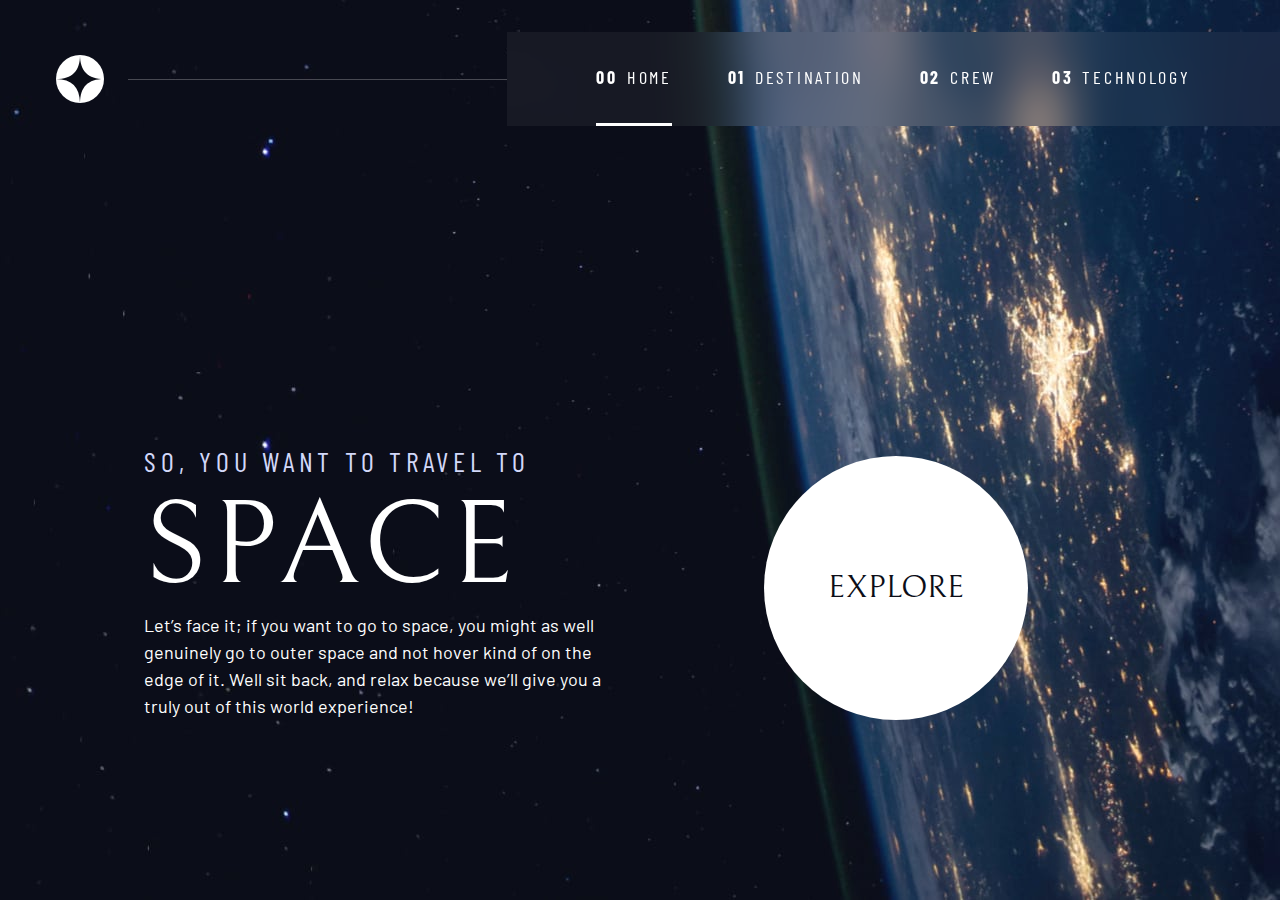
<file: index.html>
<!DOCTYPE html>
<html lang="en">
<head>
  <meta charset="UTF-8">
  <meta name="viewport" content="width=device-width, initial-scale=1.0">

  <link rel="icon" type="image/png" sizes="32x32" href="./assets/favicon-32x32.png">
  <!-- Google fonts -->
  <link rel="preconnect" href="https://fonts.googleapis.com">
  <link rel="preconnect" href="https://fonts.gstatic.com" crossorigin>
  <link href="https://fonts.googleapis.com/css2?family=Barlow+Condensed:wght@400;700&family=Bellefair&family=Barlow:wght@400;700&display=swap"
      rel="stylesheet">
      
  <!-- Our custom CSS -->
  <link rel="stylesheet" href="index.css">
  <title>Frontend Mentor | Space tourism website</title>
  <script src="navigation.js" defer></script>
</head>
<body class="home">
  <a class="skip-to-content" href="#main">Skip to content</a>
  <header class="primary-header flex">
    <div>
      <img src="./assets/shared/logo.svg" alt="space tourism logo" class="logo">
    </div>
    <button class="mobile-nav-toggle" aria-controls="primary-navigation"><span class="sr-only" aria-expanded="false">Menu</span></button>
    <nav>
        <ul id="primary-navigation" data-visible="false" class="primary-navigation underline-indicators flex">
            <li class="active"><a class="ff-sans-cond uppercase text-white letter-spacing-2" href="index.html"><span aria-hidden="true">00</span>Home</a>
            <li><a class="ff-sans-cond uppercase text-white letter-spacing-2" href="destination.html"><span aria-hidden="true">01</span>Destination</a>
            <li><a class="ff-sans-cond uppercase text-white letter-spacing-2" href="crew.html"><span aria-hidden="true">02</span>Crew</a>
            <li><a class="ff-sans-cond uppercase text-white letter-spacing-2" href="technology.html"><span aria-hidden="true">03</span>Technology</a>
        </ul>
    </nav>
  </header>
  
  <main id="main" class="grid-container grid-container--home">
    <div>
      <h1 class="text-accent fs-500 ff-sans-cond uppercase letter-spacing-1">So, you want to travel to
      <span class="d-block fs-900 ff-serif text-white">Space</span></h1>
      
      <p>Let’s face it; if you want to go to space, you might as well genuinely go to 
      outer space and not hover kind of on the edge of it. Well sit back, and relax 
      because we’ll give you a truly out of this world experience! </p>
    </div>
    <div>
      <a href="destination.html" class="large-button uppercase ff-serif text-dark bg-white">Explore</a>
    </div>
  </main>


</body>
</html>
</file>
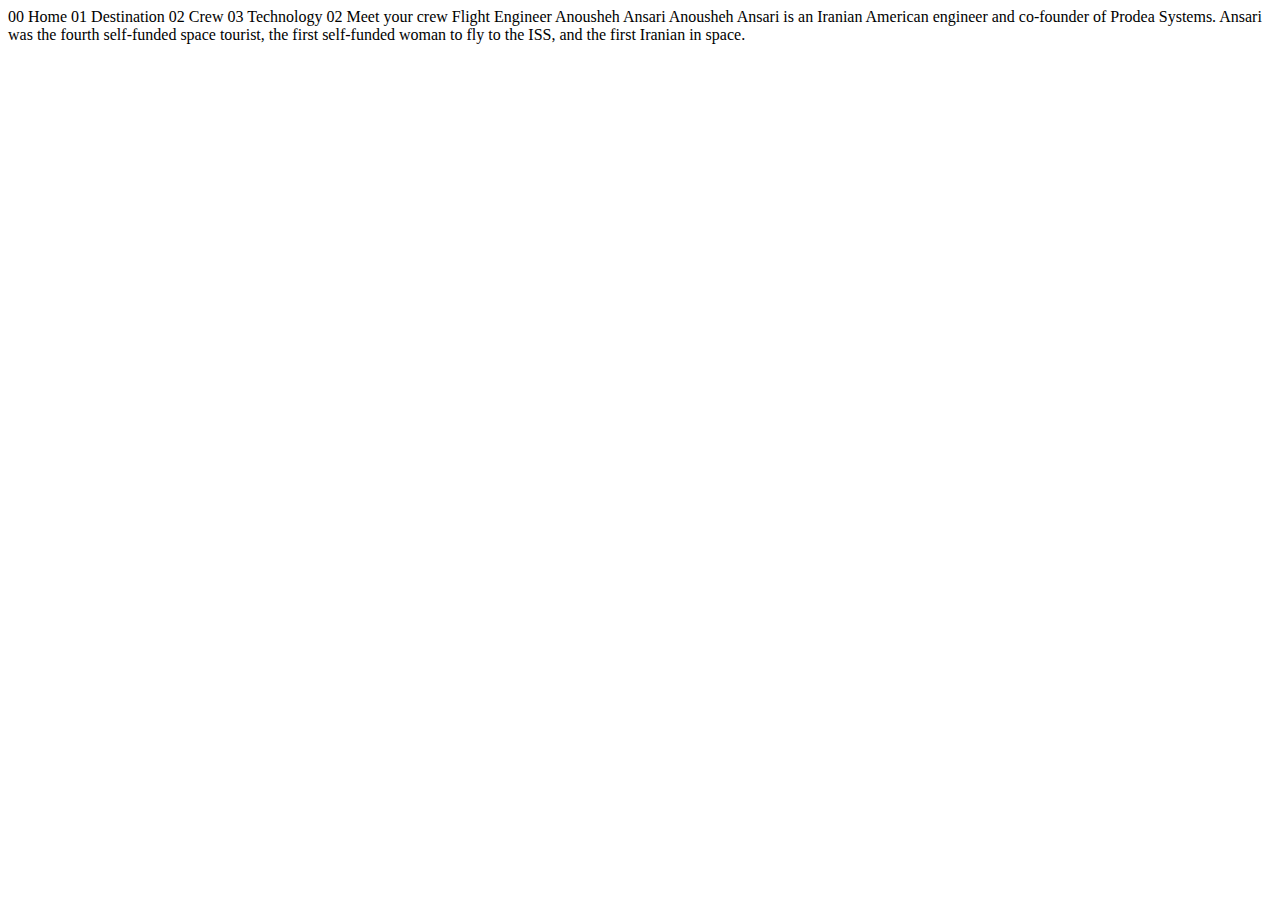
<file: crew-engineer.html>
<!DOCTYPE html>
<html lang="en">
<head>
  <meta charset="UTF-8">
  <meta name="viewport" content="width=device-width, initial-scale=1.0">

  <link rel="icon" type="image/png" sizes="32x32" href="./assets/favicon-32x32.png">
  
  <title>Frontend Mentor | Space tourism website</title>
</head>
<body>

  00 Home
  01 Destination
  02 Crew
  03 Technology

  02 Meet your crew

  Flight Engineer
  Anousheh Ansari

  Anousheh Ansari is an Iranian American engineer and co-founder of Prodea Systems. 
  Ansari was the fourth self-funded space tourist, the first self-funded woman to 
  fly to the ISS, and the first Iranian in space. 
</body>
</html>
</file>
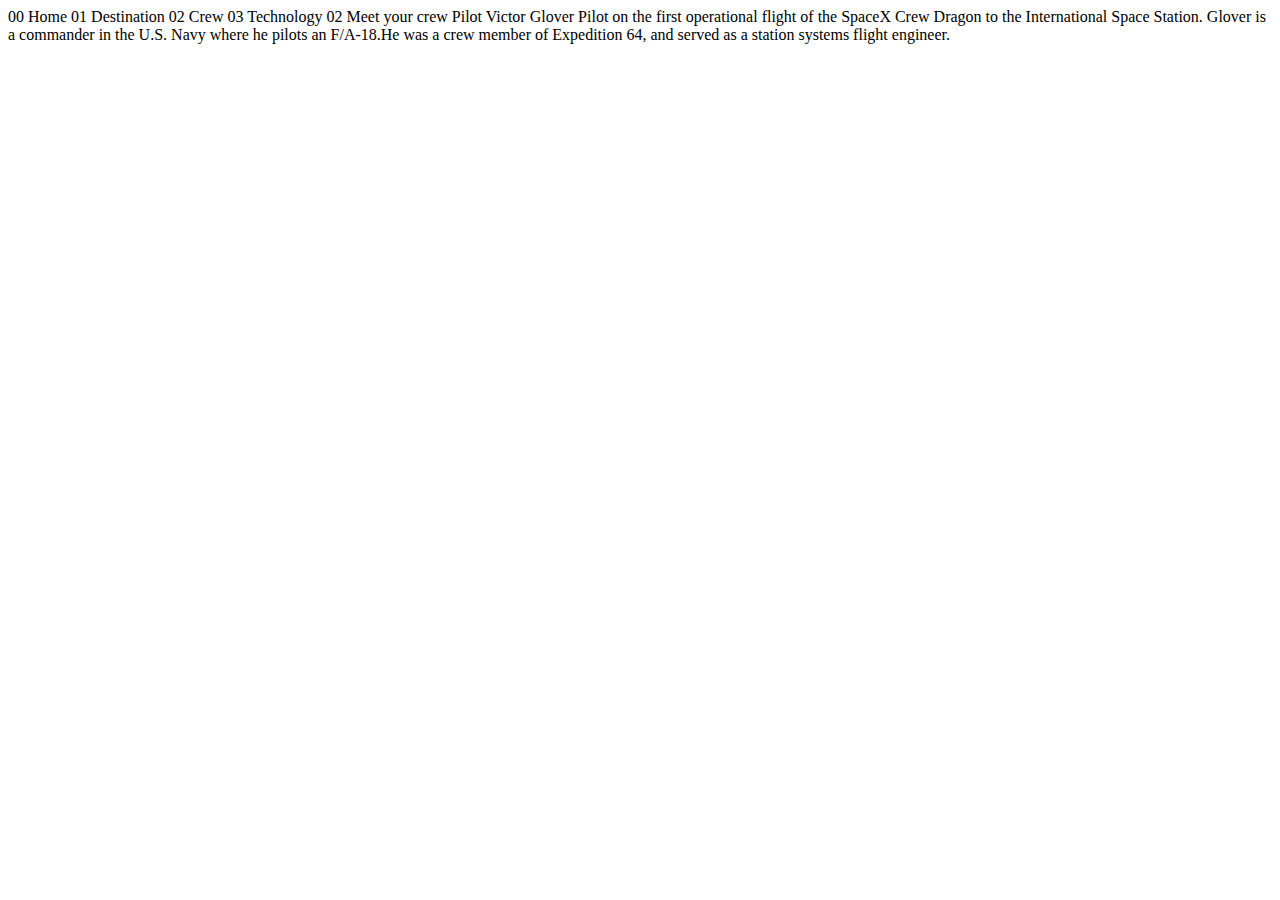
<file: crew-pilot.html>
<!DOCTYPE html>
<html lang="en">
<head>
  <meta charset="UTF-8">
  <meta name="viewport" content="width=device-width, initial-scale=1.0">

  <link rel="icon" type="image/png" sizes="32x32" href="./assets/favicon-32x32.png">
  
  <title>Frontend Mentor | Space tourism website</title>
</head>
<body>

  00 Home
  01 Destination
  02 Crew
  03 Technology

  02 Meet your crew

  Pilot
  Victor Glover

  Pilot on the first operational flight of the SpaceX Crew Dragon to the 
  International Space Station. Glover is a commander in the U.S. Navy where 
  he pilots an F/A-18.He was a crew member of Expedition 64, and served as a 
  station systems flight engineer. 
</body>
</html>
</file>
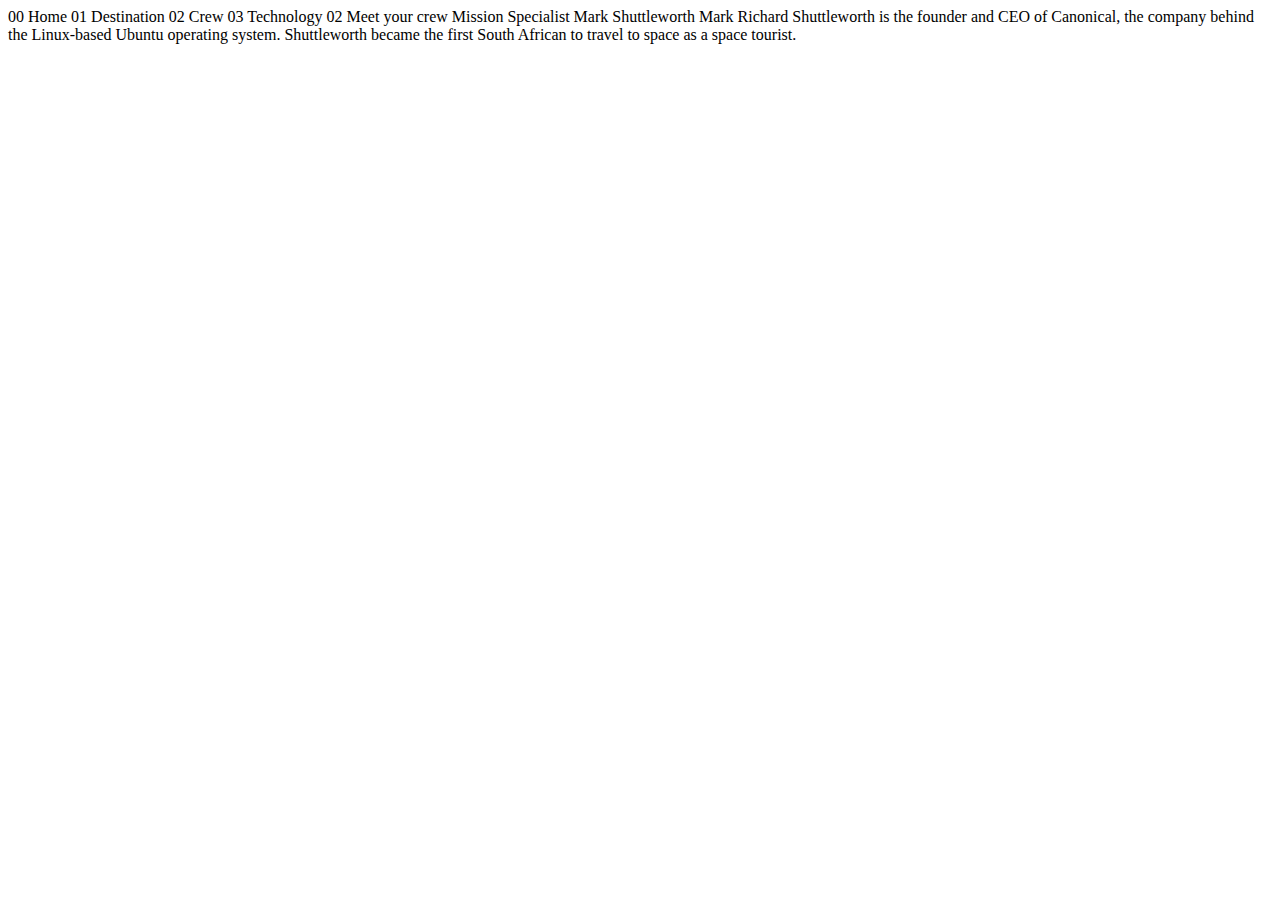
<file: crew-specialist.html>
<!DOCTYPE html>
<html lang="en">
<head>
  <meta charset="UTF-8">
  <meta name="viewport" content="width=device-width, initial-scale=1.0">

  <link rel="icon" type="image/png" sizes="32x32" href="./assets/favicon-32x32.png">
  
  <title>Frontend Mentor | Space tourism website</title>
</head>
<body>

  00 Home
  01 Destination
  02 Crew
  03 Technology

  02 Meet your crew

  Mission Specialist
  Mark Shuttleworth

  Mark Richard Shuttleworth is the founder and CEO of Canonical, the company behind 
  the Linux-based Ubuntu operating system. Shuttleworth became the first South 
  African to travel to space as a space tourist.
</body>
</html>
</file>
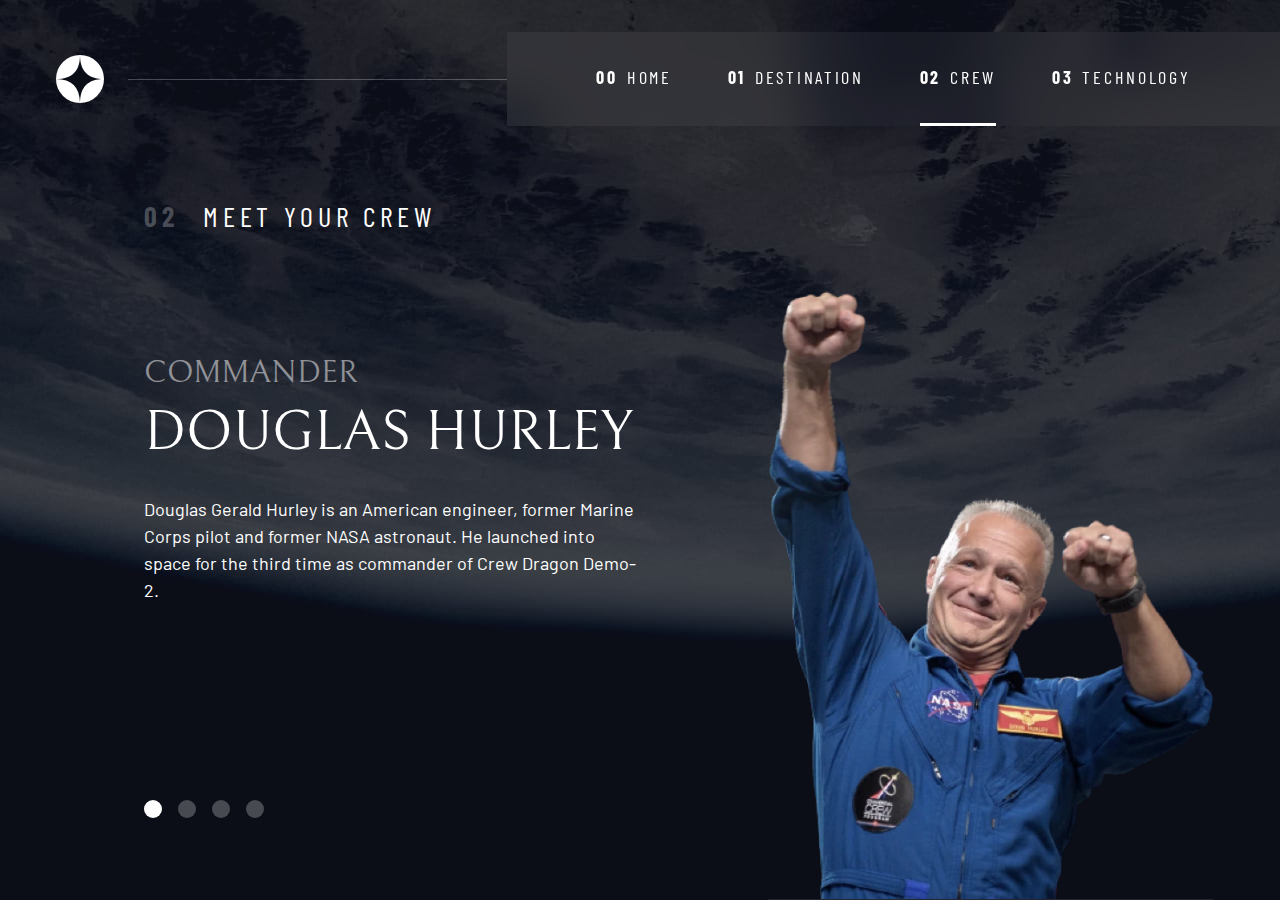
<file: crew.html>
<!DOCTYPE html>
<html lang="en">
<head>
  <meta charset="UTF-8">
  <meta name="viewport" content="width=device-width, initial-scale=1.0">

  <link rel="icon" type="image/png" sizes="32x32" href="./assets/favicon-32x32.png">
  <!-- Google fonts -->
  <link rel="preconnect" href="https://fonts.googleapis.com">
  <link rel="preconnect" href="https://fonts.gstatic.com" crossorigin>
  <link href="https://fonts.googleapis.com/css2?family=Barlow+Condensed:wght@400;700&family=Bellefair&family=Barlow:wght@400;700&display=swap"
      rel="stylesheet">
      
  <!-- Our custom CSS -->
  <link rel="stylesheet" href="index.css">
  <title>Frontend Mentor | Space tourism website</title>
  <script src="navigation.js" defer></script>
  <script src="tabs.js" defer></script>

</head>

<body class="crew">
  <a class="skip-to-content" href="#main">Skip to content</a>
  <header class="primary-header flex" role="heading">
    <div>
      <img src="./assets/shared/logo.svg" alt="space tourism logo" class="logo">
    </div>
    <button class="mobile-nav-toggle" aria-controls="primary-navigation"><span class="sr-only" aria-expanded="false">Menu</span></button>
    <nav> 
        <ul id="primary-navigation" data-visible="false" class="primary-navigation underline-indicators flex">
            <li><a class="ff-sans-cond uppercase text-white letter-spacing-2" href="index.html"><span aria-hidden="true">00</span>Home</a>
            <li><a class="ff-sans-cond uppercase text-white letter-spacing-2" href="destination.html"><span aria-hidden="true">01</span>Destination</a>
            <li class="active"><a class="ff-sans-cond uppercase text-white letter-spacing-2" href="crew.html"><span aria-hidden="true">02</span>Crew</a>
            <li><a class="ff-sans-cond uppercase text-white letter-spacing-2" href="technology.html"><span aria-hidden="true">03</span>Technology</a>
        </ul>
    </nav>
  </header>
  
  <main id="main" class="grid-container grid-container--crew flow">
    <h1 class="numbered-title"><span aria-hidden="true">02</span> Meet your crew</h1>
    
    <div class="dot-indicators flex" role="tablist" aria-label="crew member list">
      <button aria-selected="true" aria-controls="commander-tab" role="tab" data-image="commander-image" tabindex="0"><span class="sr-only">The commander</span></button>
      <button aria-selected="false" aria-controls="mission-tab" role="tab" data-image="mission-image" tabindex="-1"><span class="sr-only">The mission specialist</span></button>
      <button aria-selected="false" aria-controls="pilot-tab" role="tab" data-image="pilot-image" tabindex="-1"><span class="sr-only">The pilot</span></button>
      <button aria-selected="false" aria-controls="crew-tab" role="tab" data-image="crew-image" tabindex="-1"><span class="sr-only">The crew engineer</span></button>
    </div>
    
    <!-- commander -->
    <article class="crew-details flow" id="commander-tab" role="tabpanel" tabindex="0">
      <header class="flow flow--space-small">
        <h2 class="fs-600 ff-serif uppercase">Commander</h2>
        <p class="fs-700 uppercase ff-serif">Douglas Hurley</p>
      </header>
      <p>Douglas Gerald Hurley is an American engineer, former Marine Corps pilot 
      and former NASA astronaut. He launched into space for the third time as 
      commander of Crew Dragon Demo-2.</p>
    </article> 
    
    <!-- mission specialist -->
    <article hidden class="crew-details flow" id="mission-tab" role="tabpanel" tabindex="0">
      <header class="flow flow--space-small">
        <h2 class="fs-600 ff-serif uppercase">Mission Specialist</h2>
        <p class="fs-700 uppercase ff-serif">Mark SHuttleworth</p>
      </header>
      <p>Mark Richard Shuttleworth is the founder and CEO of Canonical, the company behind
        the Linux-based Ubuntu operating system. Shuttleworth became the first South
        African to travel to space as a space tourist.</p>
    </article> 
    
    <!-- pilot -->
    <article hidden class="crew-details flow" id="pilot-tab" role="tabpanel" tabindex="0">
      <header class="flow flow--space-small">
        <h2 class="fs-600 ff-serif uppercase">Pilot</h2>
        <p class="fs-700 uppercase ff-serif">Victor Glover</p>
      </header>
      <p>Pilot on the first operational flight of the SpaceX Crew Dragon to the
        International Space Station. Glover is a commander in the U.S. Navy where
        he pilots an F/A-18.He was a crew member of Expedition 64, and served as a
        station systems flight engineer.</p>
    </article> 
    
    <!-- engineer -->
    <article hidden class="crew-details flow" id="crew-tab" role="tabpanel" tabindex="0">
      <header class="flow flow--space-small">
        <h2 class="fs-600 ff-serif uppercase">Flight Engineer</h2>
        <p class="fs-700 uppercase ff-serif">Anousheh Ansari</p>
      </header>
      <p>Anousheh Ansari is an Iranian American engineer and co-founder of Prodea Systems.
        Ansari was the fourth self-funded space tourist, the first self-funded woman to
        fly to the ISS, and the first Iranian in space.</p>
    </article> 
    
    
    <picture id="commander-image">
      <source srcset="assets/crew/image-douglas-hurley.webp" type="image/webp">
      <img src="assets/crew/image-douglas-hurley.png" alt="Douglas Hurley">
    </picture>
    <picture hidden id="mission-image">
      <source srcset="assets/crew/image-mark-shuttleworth.webp" type="image/webp">
      <img src="assets/crew/image-mark-shuttleworth.png" alt="Douglas Hurley">
    </picture>
    <picture hidden id="pilot-image">
      <source srcset="assets/crew/image-victor-glover.webp" type="image/webp">
      <img src="assets/crew/image-victor-glover.png" alt="Douglas Hurley">
    </picture>
    <picture hidden id="crew-image">
      <source srcset="assets/crew/image-anousheh-ansari.webp" type="image/webp">
      <img src="assets/crew/image-anousheh-ansari.png" alt="Douglas Hurley">
    </picture>
  </main>
</body>
</html>
</file>
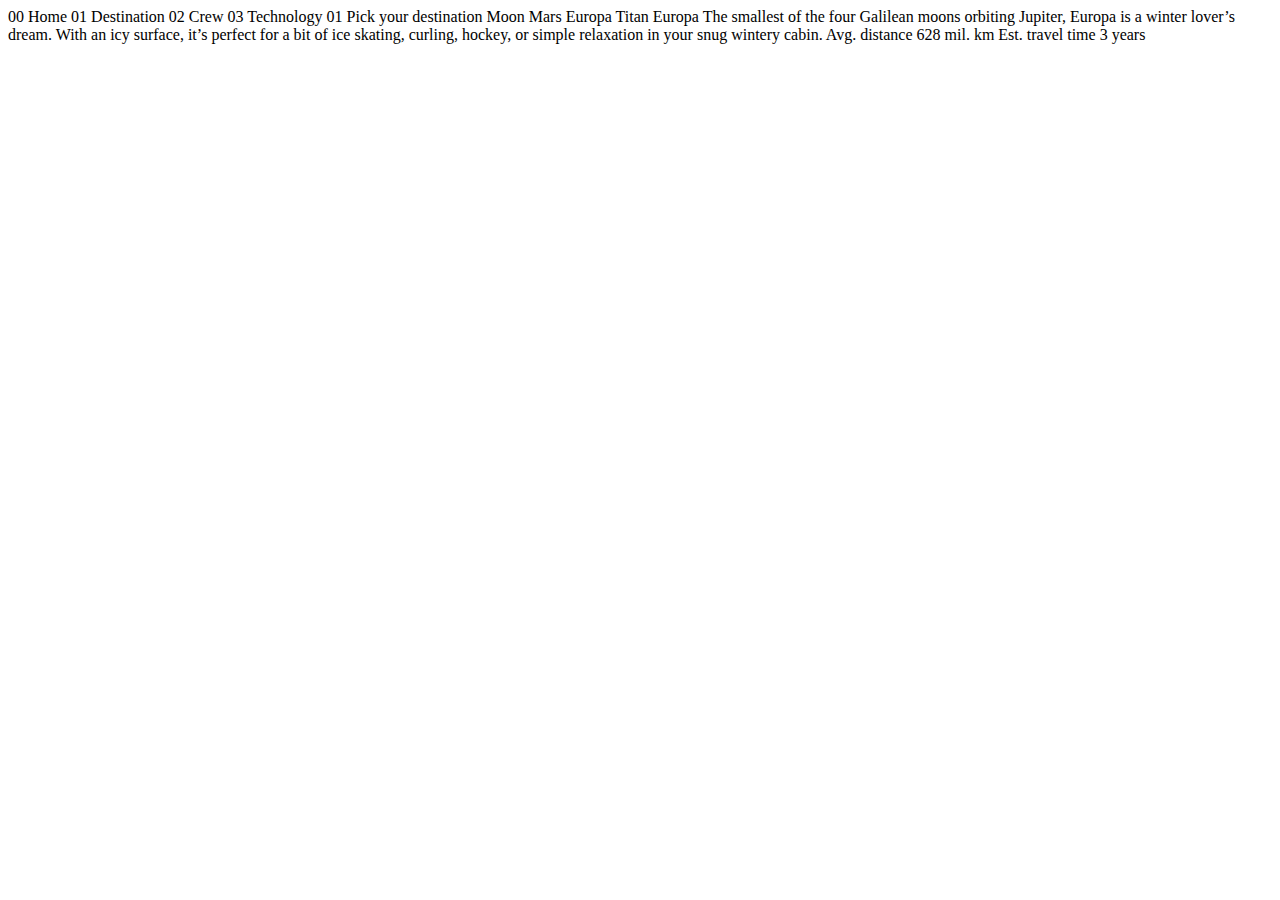
<file: destination-europa.html>
<!DOCTYPE html>
<html lang="en">
<head>
  <meta charset="UTF-8">
  <meta name="viewport" content="width=device-width, initial-scale=1.0">

  <link rel="icon" type="image/png" sizes="32x32" href="./assets/favicon-32x32.png">
  
  <title>Frontend Mentor | Space tourism website</title>
</head>
<body>

  00 Home
  01 Destination
  02 Crew
  03 Technology

  01 Pick your destination

  Moon
  Mars
  Europa
  Titan

  Europa

  The smallest of the four Galilean moons orbiting Jupiter, Europa is a 
  winter lover’s dream. With an icy surface, it’s perfect for a bit of 
  ice skating, curling, hockey, or simple relaxation in your snug 
  wintery cabin.

  Avg. distance
  628 mil. km

  Est. travel time
  3 years
</body>
</html>
</file>
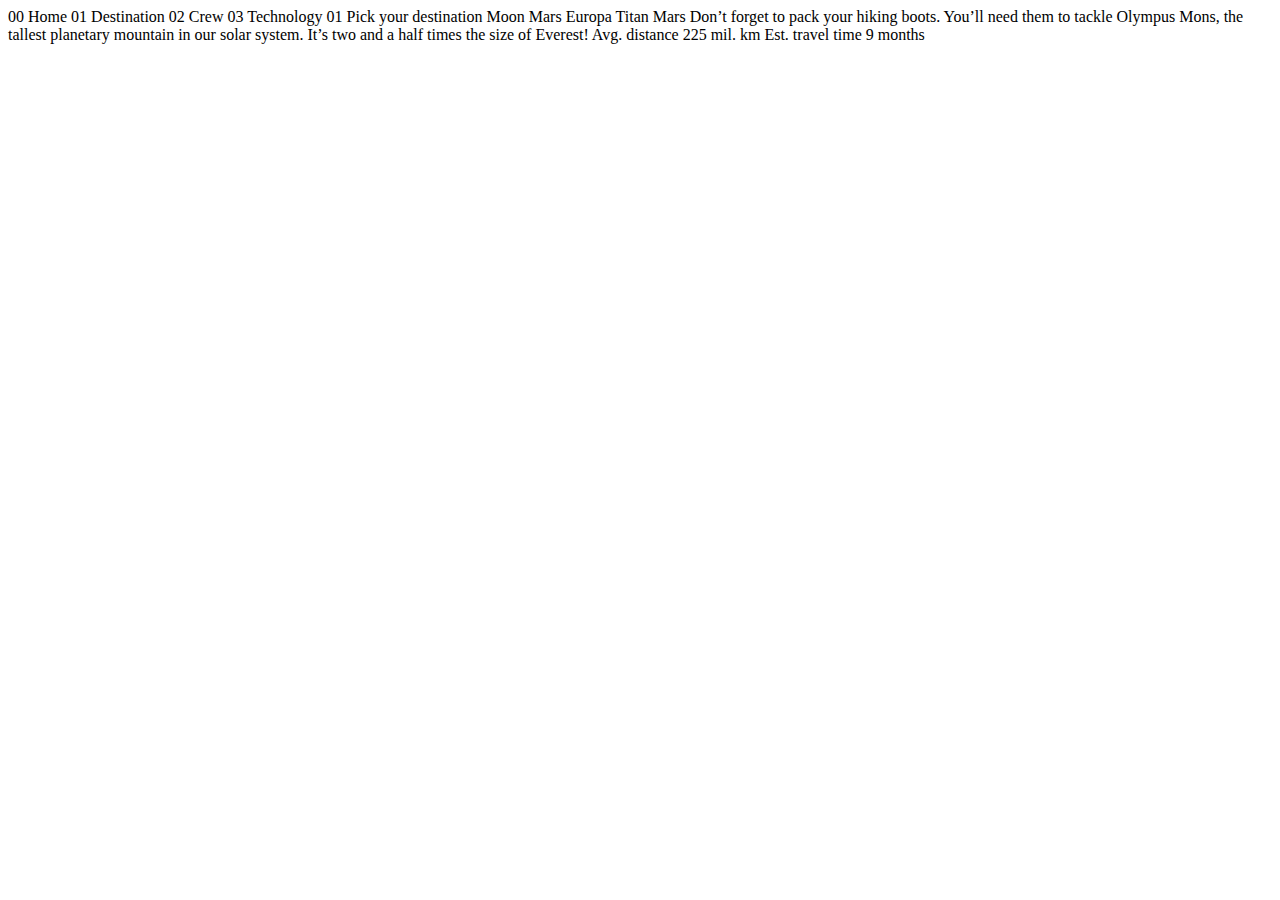
<file: destination-mars.html>
<!DOCTYPE html>
<html lang="en">
<head>
  <meta charset="UTF-8">
  <meta name="viewport" content="width=device-width, initial-scale=1.0">

  <link rel="icon" type="image/png" sizes="32x32" href="./assets/favicon-32x32.png">
  
  <title>Frontend Mentor | Space tourism website</title>
</head>
<body>

  00 Home
  01 Destination
  02 Crew
  03 Technology

  01 Pick your destination

  Moon
  Mars
  Europa
  Titan

  Mars

  Don’t forget to pack your hiking boots. You’ll need them to tackle Olympus Mons, 
  the tallest planetary mountain in our solar system. It’s two and a half times 
  the size of Everest!

  Avg. distance
  225 mil. km

  Est. travel time
  9 months
</body>
</html>
</file>
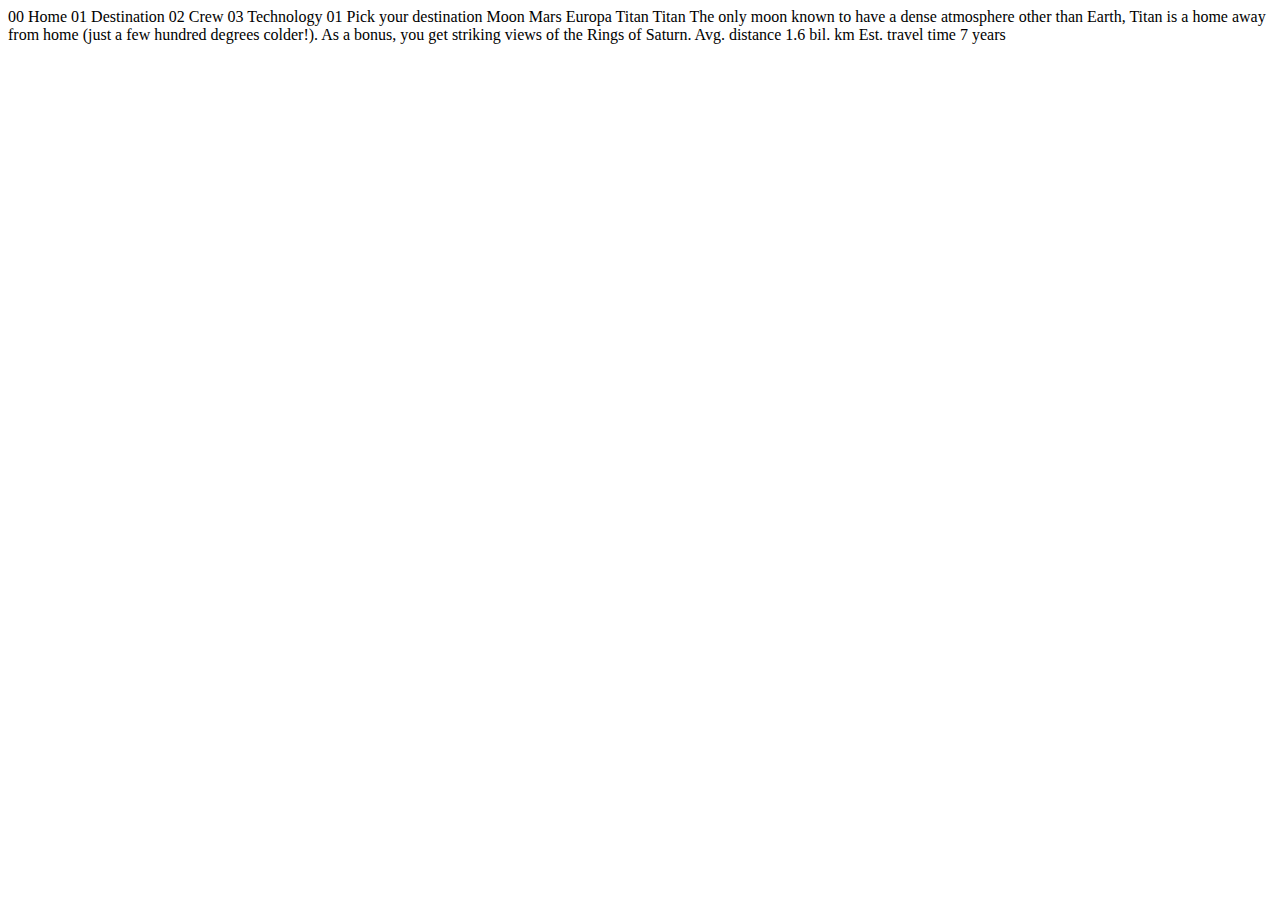
<file: destination-titan.html>
<!DOCTYPE html>
<html lang="en">
<head>
  <meta charset="UTF-8">
  <meta name="viewport" content="width=device-width, initial-scale=1.0">

  <link rel="icon" type="image/png" sizes="32x32" href="./assets/favicon-32x32.png">
  
  <title>Frontend Mentor | Space tourism website</title>
</head>
<body>

  00 Home
  01 Destination
  02 Crew
  03 Technology

  01 Pick your destination

  Moon
  Mars
  Europa
  Titan

  Titan

  The only moon known to have a dense atmosphere other than Earth, Titan 
  is a home away from home (just a few hundred degrees colder!). As a 
  bonus, you get striking views of the Rings of Saturn.

  Avg. distance
  1.6 bil. km

  Est. travel time
  7 years
</body>
</html>
</file>
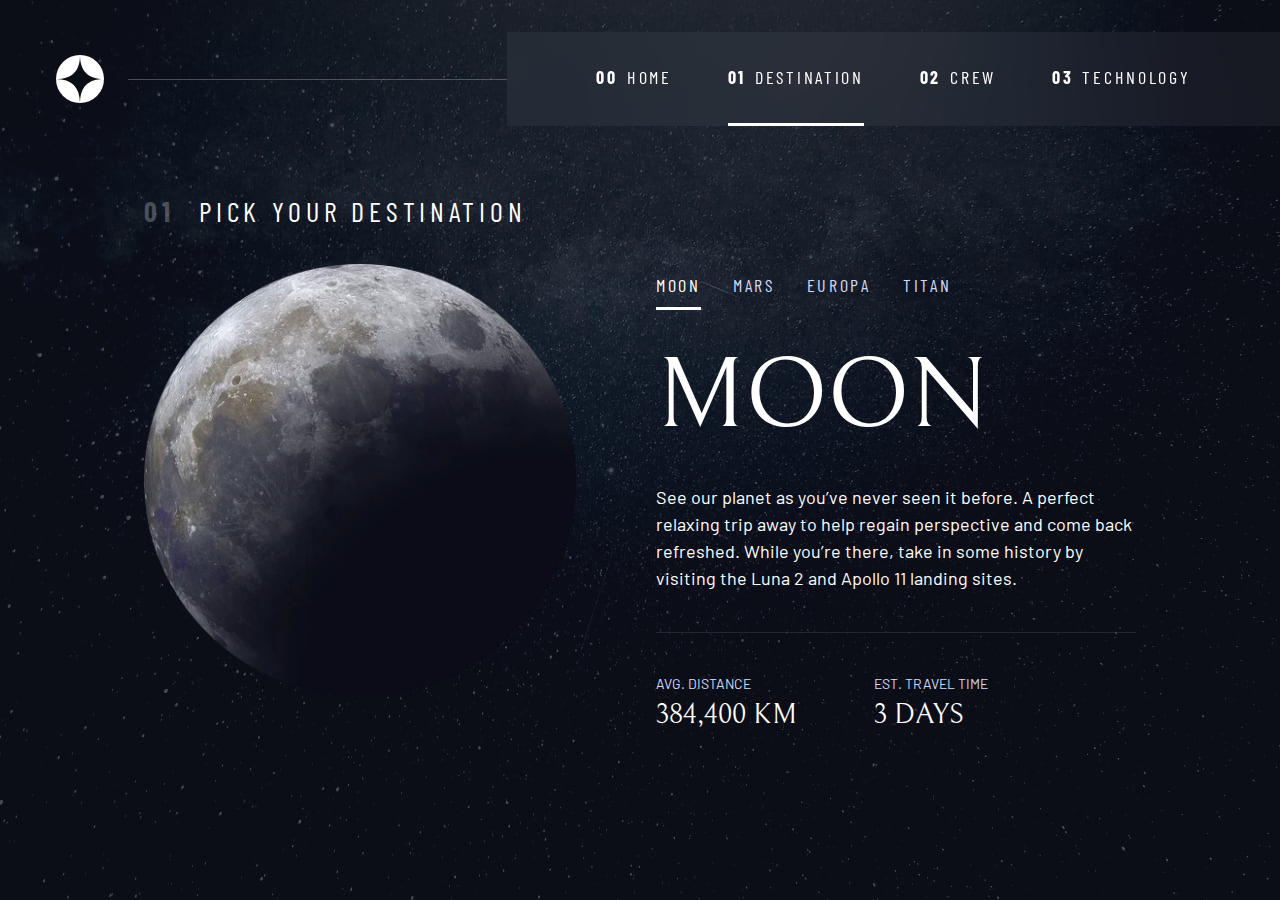
<file: destination.html>
<!DOCTYPE html>
<html lang="en">
<head>
  <meta charset="UTF-8">
  <meta name="viewport" content="width=device-width, initial-scale=1.0">

  <link rel="icon" type="image/png" sizes="32x32" href="./assets/favicon-32x32.png">
  <!-- Google fonts -->
  <link rel="preconnect" href="https://fonts.googleapis.com">
  <link rel="preconnect" href="https://fonts.gstatic.com" crossorigin>
  <link href="https://fonts.googleapis.com/css2?family=Barlow+Condensed:wght@400;700&family=Bellefair&family=Barlow:wght@400;700&display=swap"
      rel="stylesheet">
      
  <!-- Our custom CSS -->
  <link rel="stylesheet" href="index.css">
  <title>Frontend Mentor | Space tourism website</title>
  <script src="navigation.js" defer></script>
  <script src="tabs.js" defer></script>
</head>

<body class="destination">
  <a class="skip-to-content" href="#main">Skip to content</a>
  <header class="primary-header flex" role="heading">
    <div>
      <img src="./assets/shared/logo.svg" alt="space tourism logo" class="logo">
    </div>
    <button class="mobile-nav-toggle" aria-controls="primary-navigation"><span class="sr-only" aria-expanded="false">Menu</span></button>
    <nav>
        <ul id="primary-navigation" data-visible="false" class="primary-navigation underline-indicators flex">
            <li><a class="ff-sans-cond uppercase text-white letter-spacing-2" href="index.html"><span aria-hidden="true">00</span>Home</a>
            <li class="active"><a class="ff-sans-cond uppercase text-white letter-spacing-2" href="destination.html"><span aria-hidden="true">01</span>Destination</a>
            <li><a class="ff-sans-cond uppercase text-white letter-spacing-2" href="crew.html"><span aria-hidden="true">02</span>Crew</a>
            <li><a class="ff-sans-cond uppercase text-white letter-spacing-2" href="technology.html"><span aria-hidden="true">03</span>Technology</a>
        </ul>
    </nav>
  </header>
  
  <main id="main" class="grid-container grid-container--destination flow">
    <h1 class="numbered-title"><span aria-hidden="true">01</span> Pick your destination</h1>
    
    <picture id="moon-image">
      <source srcset="assets/destination/image-moon.webp" type="image/webp">
      <img src="assets/destination/image-moon.png" alt="the moon">
    </picture>
    <picture hidden id="mars-image">
      <source srcset="assets/destination/image-mars.webp" type="image/webp">
      <img src="assets/destination/image-mars.png" alt="the planet mars">
    </picture>
    <picture hidden id="europa-image">
      <source srcset="assets/destination/image-europa.webp" type="image/webp">
      <img src="assets/destination/image-europa.png" alt="the planet europa">
    </picture>
    <picture hidden id="titan-image">
      <source srcset="assets/destination/image-titan.webp" type="image/webp">
      <img src="assets/destination/image-titan.png" alt="the moon titan">
    </picture>
    
    <div class="tab-list underline-indicators flex" role="tablist" aria-label="destination list">
        <button aria-selected="true" role="tab" aria-controls="moon-tab" class="uppercase ff-sans-cond text-accent letter-spacing-2" tabindex="0" data-image="moon-image">Moon</button>
        <button aria-selected="false" role="tab" aria-controls="mars-tab" class="uppercase ff-sans-cond text-accent letter-spacing-2" tabindex="-1" data-image="mars-image">Mars</button>
        <button aria-selected="false" role="tab" aria-controls="europa-tab" class="uppercase ff-sans-cond text-accent letter-spacing-2" tabindex="-1" data-image="europa-image">Europa</button>
        <button aria-selected="false" role="tab" aria-controls="titan-tab" class="uppercase ff-sans-cond text-accent letter-spacing-2" tabindex="-1" data-image="titan-image">Titan</button>
    </div>

    <!-- The moon -->
    <article class="destination-info flow" id="moon-tab" tabindex="0" role="tabpanel">
      <h2 class="fs-800 uppercase ff-serif">Moon</h2>

      <p>See our planet as you’ve never seen it before. A perfect relaxing trip away to help regain perspective and come back refreshed. While you’re there, take in some history by visiting the Luna 2 and Apollo 11 landing sites.</p>
      
      <div class="destination-meta flex">
        <div>
          <h3 class="text-accent fs-200 uppercase">Avg. distance</h3>
          <p class="ff-serif uppercase">384,400 km</p>
        </div>
        <div>
          <h3 class="text-accent fs-200 uppercase">Est. travel time</h3>
          <p class="ff-serif uppercase">3 days</p>
        </div>
      </div>
    </article>
    
    <!-- Mars -->
    <article hidden class="destination-info flow" id="mars-tab" tabindex="0"  role="tabpanel">
      <h2 class="fs-800 uppercase ff-serif">Mars</h2>

      <p>Don’t forget to pack your hiking boots. You’ll need them to tackle Olympus Mons, the tallest planetary mountain in our solar system. It’s two and a half times the size of Everest!</p>
      
      <div class="destination-meta flex">
        <div>
          <h3 class="text-accent fs-200 uppercase">Avg. distance</h3>
          <p class="ff-serif uppercase">225 mil. km</p>
        </div>
        <div>
          <h3 class="text-accent fs-200 uppercase">Est. travel time</h3>
          <p class="ff-serif uppercase">9 months</p>
        </div>
      </div>
    </article>
    
    <!-- Europa -->
    <article hidden class="destination-info flow" id="europa-tab" tabindex="0"  role="tabpanel">
      <h2 class="fs-800 uppercase ff-serif">Europa</h2>

      <p>The smallest of the four Galilean moons orbiting Jupiter, Europa is a winter lover’s dream. With an icy surface, it’s perfect for a bit of ice skating, curling, hockey, 
        or simple relaxation in your snug wintery cabin.</p>
      <div class="destination-meta flex">
        <div>
          <h3 class="text-accent fs-200 uppercase">Avg. distance</h3>
          <p class="ff-serif uppercase">628 mil. km</p>
        </div>
        <div>
          <h3 class="text-accent fs-200 uppercase">Est. travel time</h3>
          <p class="ff-serif uppercase">3 years</p>
        </div>
      </div>
    </article>
    
    <!-- Titan -->
    <article hidden class="destination-info flow" id="titan-tab" tabindex="0"  role="tabpanel">
      <h2 class="fs-800 uppercase ff-serif">Titan</h2>

      <p>The only moon known to have a dense atmosphere other than Earth, Titan is a home away from home (just a few hundred degrees colder!). 
        As a bonus, you get striking views of the Rings of Saturn.</p>
      
      <div class="destination-meta flex">
        <div>
          <h3 class="text-accent fs-200 uppercase">Avg. distance</h3>
          <p class="ff-serif uppercase">1.6 bil. km</p>
        </div>
        <div>
          <h3 class="text-accent fs-200 uppercase">Est. travel time</h3>
          <p class="ff-serif uppercase">7 years</p>
        </div>
      </div>
    </article>
  </main>
  
<body>


  
</body>
</html>
</file>
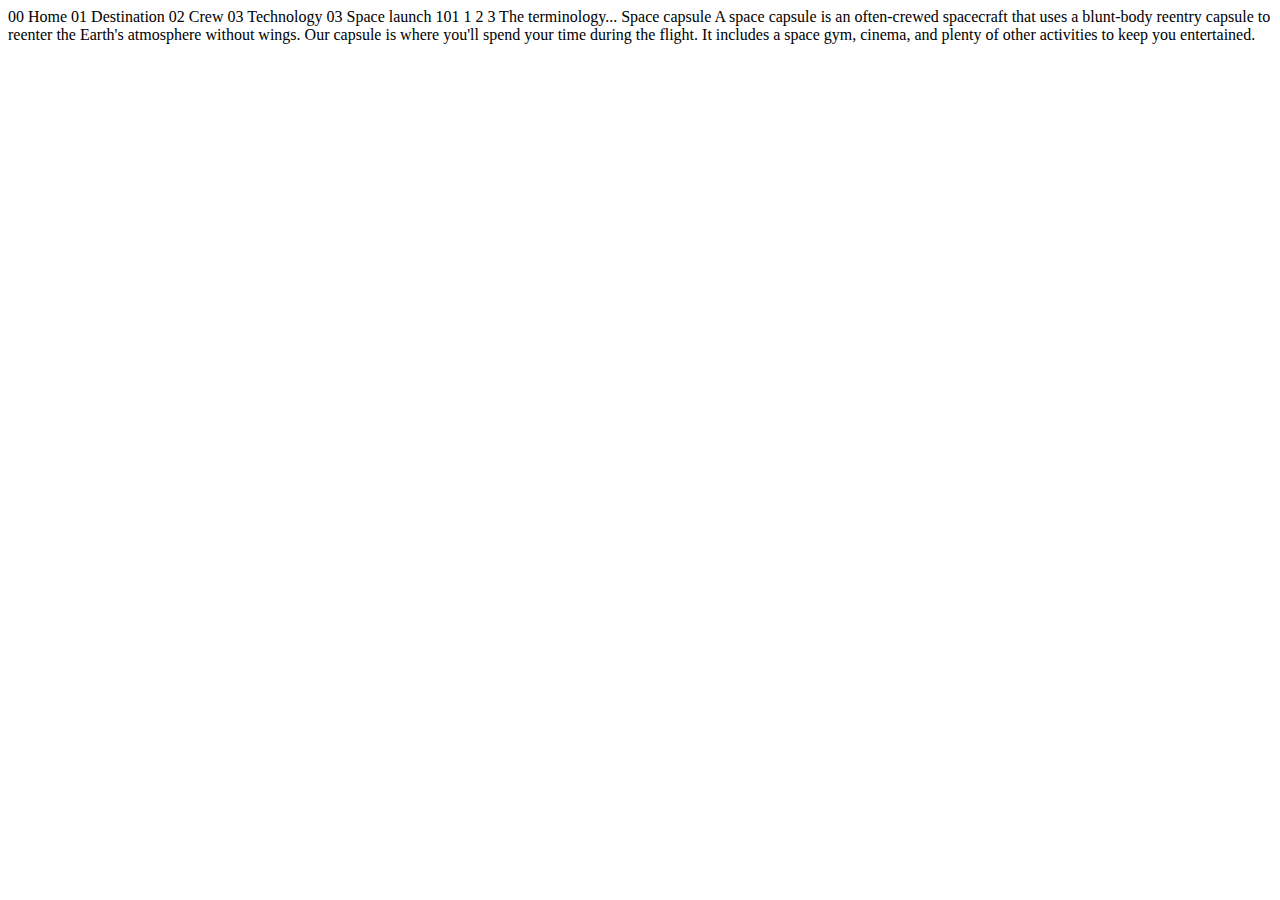
<file: technology-capsule.html>
<!DOCTYPE html>
<html lang="en">
<head>
  <meta charset="UTF-8">
  <meta name="viewport" content="width=device-width, initial-scale=1.0">

  <link rel="icon" type="image/png" sizes="32x32" href="./assets/favicon-32x32.png">
  
  <title>Frontend Mentor | Space tourism website</title>
</head>
<body>

  00 Home
  01 Destination
  02 Crew
  03 Technology

  03 Space launch 101

  1
  2
  3

  The terminology...
  Space capsule

  A space capsule is an often-crewed spacecraft that uses a blunt-body reentry 
  capsule to reenter the Earth's atmosphere without wings. Our capsule is where 
  you'll spend your time during the flight. It includes a space gym, cinema, 
  and plenty of other activities to keep you entertained.
</body>
</html>
</file>
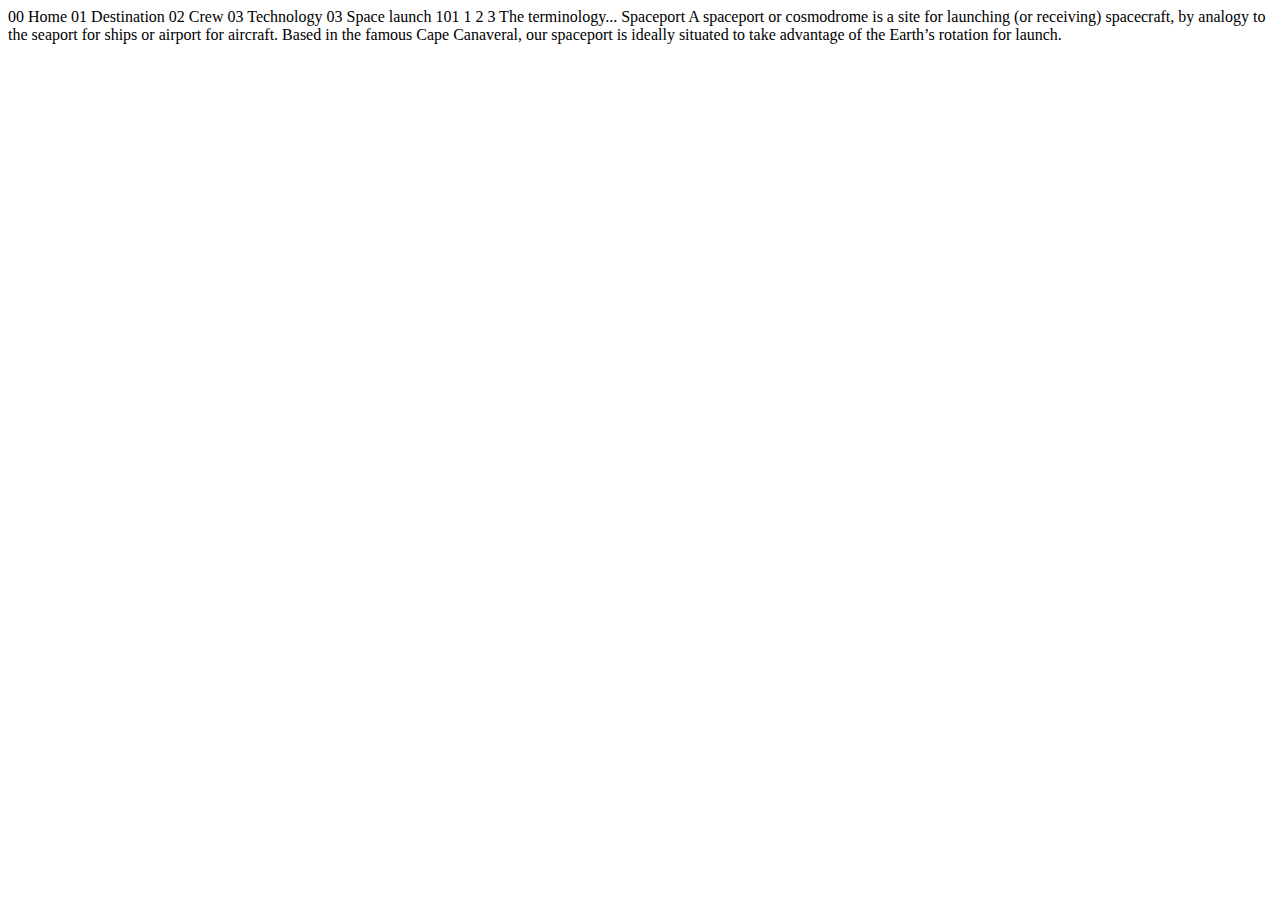
<file: technology-spaceport.html>
<!DOCTYPE html>
<html lang="en">
<head>
  <meta charset="UTF-8">
  <meta name="viewport" content="width=device-width, initial-scale=1.0">

  <link rel="icon" type="image/png" sizes="32x32" href="./assets/favicon-32x32.png">
  
  <title>Frontend Mentor | Space tourism website</title>
</head>
<body>

  00 Home
  01 Destination
  02 Crew
  03 Technology

  03 Space launch 101

  1
  2
  3

  The terminology...
  Spaceport

  A spaceport or cosmodrome is a site for launching (or receiving) spacecraft, 
  by analogy to the seaport for ships or airport for aircraft. Based in the 
  famous Cape Canaveral, our spaceport is ideally situated to take advantage 
  of the Earth’s rotation for launch.
</body>
</html>
</file>
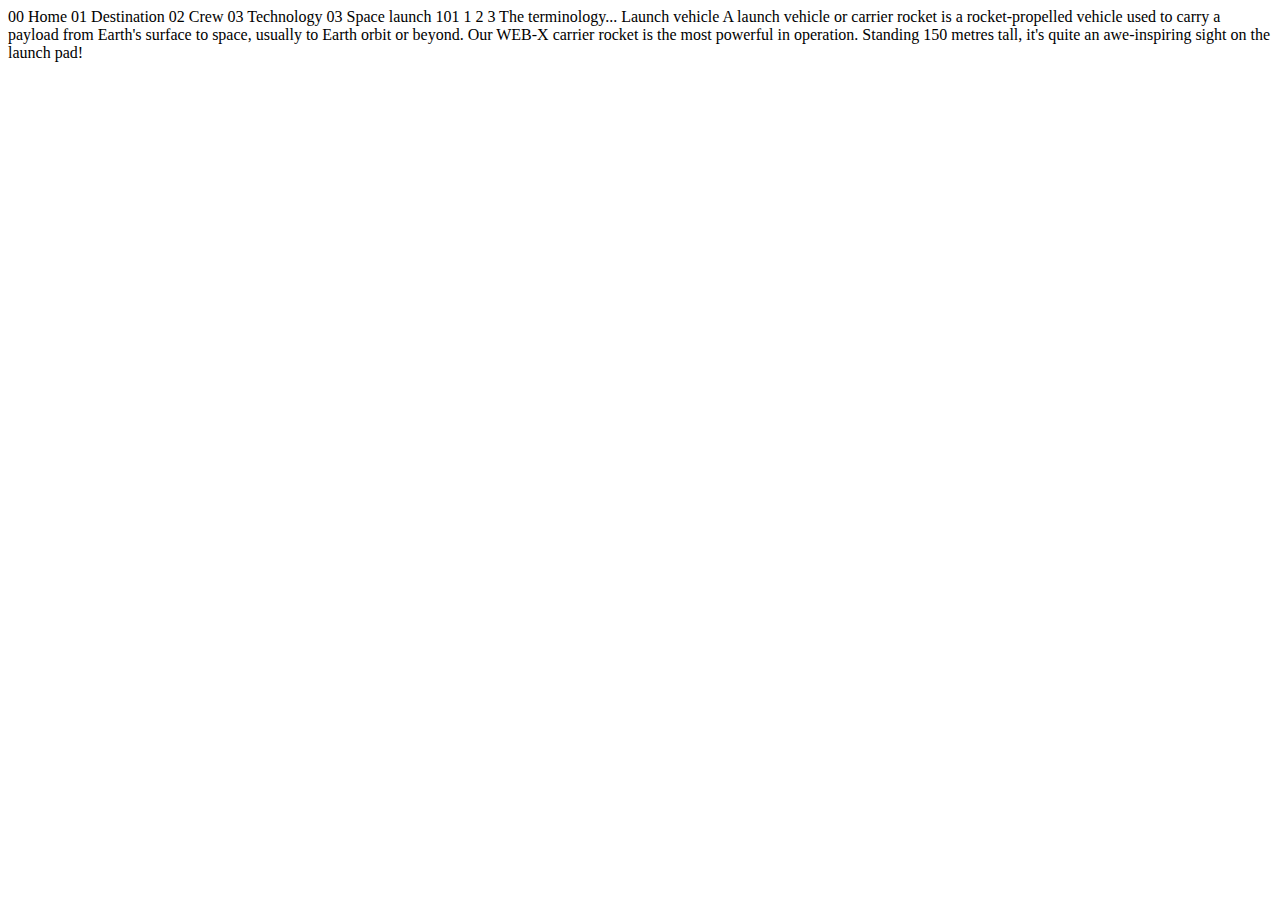
<file: technology-vehicle.html>
<!DOCTYPE html>
<html lang="en">
<head>
  <meta charset="UTF-8">
  <meta name="viewport" content="width=device-width, initial-scale=1.0">

  <link rel="icon" type="image/png" sizes="32x32" href="./assets/favicon-32x32.png">
  
  <title>Frontend Mentor | Space tourism website</title>
</head>
<body>

  00 Home
  01 Destination
  02 Crew
  03 Technology

  03 Space launch 101

  1
  2
  3

  The terminology...
  Launch vehicle

  A launch vehicle or carrier rocket is a rocket-propelled vehicle used to carry a 
  payload from Earth's surface to space, usually to Earth orbit or beyond. Our 
  WEB-X carrier rocket is the most powerful in operation. Standing 150 metres tall, 
  it's quite an awe-inspiring sight on the launch pad!
</body>
</html>
</file>
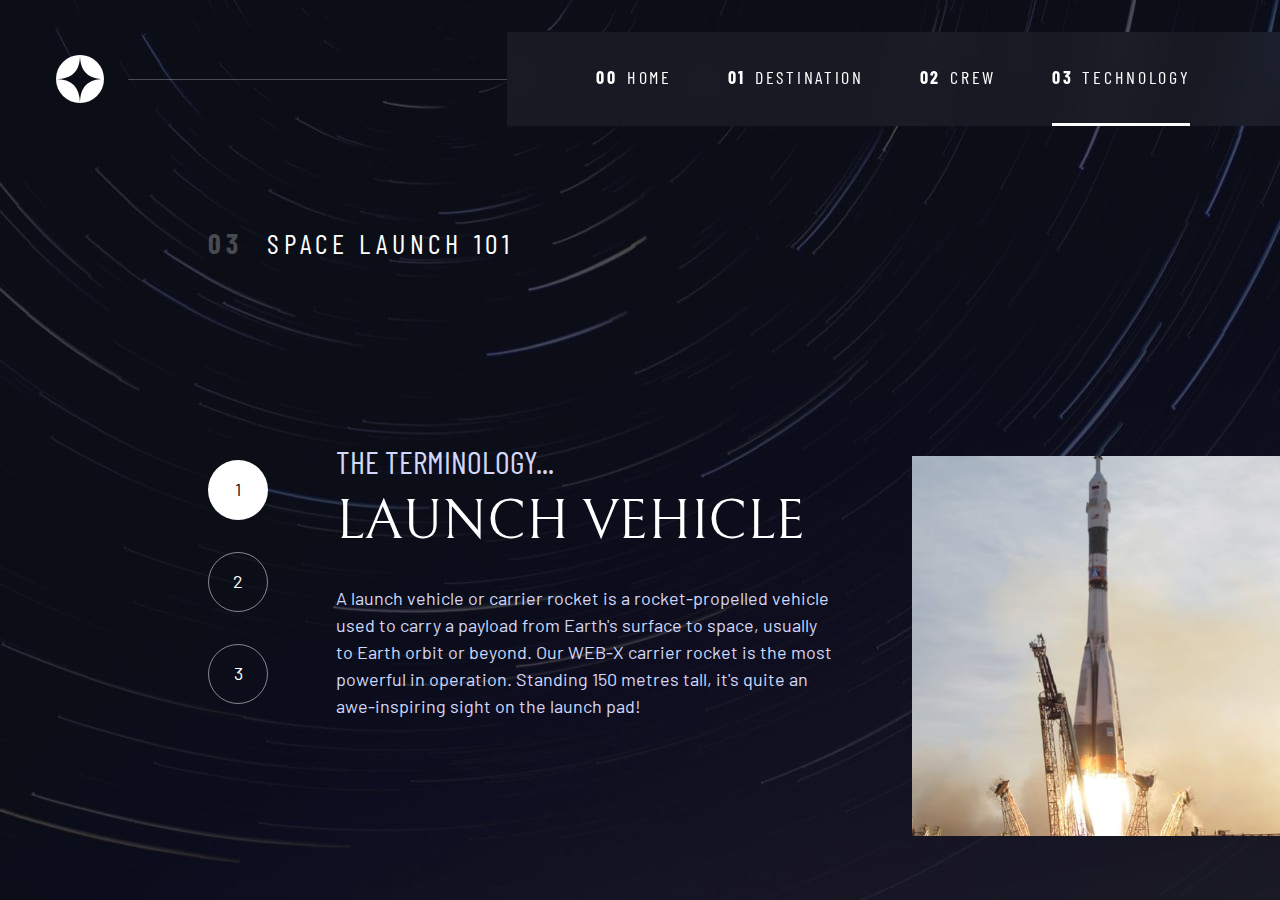
<file: technology.html>
<!DOCTYPE html>
<html lang="en">
<head>
  <meta charset="UTF-8">
  <meta name="viewport" content="width=device-width, initial-scale=1.0">

  <link rel="icon" type="image/png" sizes="32x32" href="./assets/favicon-32x32.png">
  <!-- Google fonts -->
  <link rel="preconnect" href="https://fonts.googleapis.com">
  <link rel="preconnect" href="https://fonts.gstatic.com" crossorigin>
  <link href="https://fonts.googleapis.com/css2?family=Barlow+Condensed:wght@400;700&family=Bellefair&family=Barlow:wght@400;700&display=swap"
      rel="stylesheet">
      
  <!-- Our custom CSS -->
  <link rel="stylesheet" href="index.css">
  <title>Frontend Mentor | Space tourism website</title>
  <script src="navigation.js" defer></script>
  <script src="tabs.js" defer></script>
</head>
<body class="technology">
    <a class="skip-to-content" href="#main">Skip to content</a>
    <header class="primary-header flex" role="heading">
        <div>
            <img src="./assets/shared/logo.svg" alt="space tourism logo" class="logo">
        </div>
        <button class="mobile-nav-toggle" aria-controls="primary-navigation"><span class="sr-only" aria-expanded="false">Menu</span></button>
        <nav>
            <ul id="primary-navigation" data-visible="false" class="primary-navigation underline-indicators flex">
                <li><a class="ff-sans-cond uppercase text-white letter-spacing-2" href="index.html"><span aria-hidden="true">00</span>Home</a>
                <li><a class="ff-sans-cond uppercase text-white letter-spacing-2" href="destination.html"><span aria-hidden="true">01</span>Destination</a>
                <li><a class="ff-sans-cond uppercase text-white letter-spacing-2" href="crew.html"><span aria-hidden="true">02</span>Crew</a>
                <li class="active"><a class="ff-sans-cond uppercase text-white letter-spacing-2" href="technology.html"><span aria-hidden="true">03</span>Technology</a>
            </ul>
        </nav>
    </header>

    <main id="main" class="grid-container grid-container--technology flow">
        <h1 class="numbered-title"><span aria-hidden="true">03</span> Space launch 101</h1>
        
        <div class="tab-list dot-indicators flex" role="tablist" aria-label="technology member list">
          <button aria-selected="true" aria-controls="launch-tab" role="tab" data-image="launch-image" tabindex="0">1</button>
          <button aria-selected="false" aria-controls="spaceport-tab" role="tab" data-image="spaceport-image" tabindex="-1">2</button>
          <button aria-selected="false" aria-controls="capsule-tab" role="tab" data-image="capsule-image" tabindex="-1">3</button>
        </div>
        
        <!-- launch vehicle  -->
        <article class="technology-details flow" id="launch-tab" role="tabpanel" tabindex="0">
          <header class="flow flow--space-small">
            <h2 class="fs-600 ff-sans-cond uppercase">The terminology...</h2>
            <p class="fs-700 uppercase ff-serif">Launch vehicle</p>
          </header>
          <p>A launch vehicle or carrier rocket is a rocket-propelled vehicle used to carry a 
            payload from Earth's surface to space, usually to Earth orbit or beyond. Our 
            WEB-X carrier rocket is the most powerful in operation. Standing 150 metres tall, 
            it's quite an awe-inspiring sight on the launch pad!</p>
        </article> 

        <!-- spaceport  -->
        <article hidden class="technology-details flow" id="spaceport-tab" role="tabpanel" tabindex="0">
            <header class="flow flow--space-small">
              <h2 class="fs-600 ff-sans-cond uppercase">The terminology...</h2>
              <p class="fs-700 uppercase ff-serif">Spaceport</p>
            </header>
            <p>A spaceport or cosmodrome is a site for launching (or receiving) spacecraft, 
                by analogy to the seaport for ships or airport for aircraft. Based in the 
                famous Cape Canaveral, our spaceport is ideally situated to take advantage 
                of the Earth’s rotation for launch.</p>
        </article> 

          <!-- space capsule  -->
        <article hidden class="technology-details flow" id="capsule-tab" role="tabpanel" tabindex="0">
            <header class="flow flow--space-small">
              <h2 class="fs-600 ff-sans-cond uppercase">The terminology...</h2>
              <p class="fs-700 uppercase ff-serif">Space capsule
            </p>
            </header>
            <p>A space capsule is an often-crewed spacecraft that uses a blunt-body reentry 
                capsule to reenter the Earth's atmosphere without wings. Our capsule is where 
                you'll spend your time during the flight. It includes a space gym, cinema, 
                and plenty of other activities to keep you entertained.</p>
        </article> 

        <picture id="launch-image">
            <img class="technology-image-non-desktop" src="assets/technology/image-launch-vehicle-landscape.jpg" alt="Launch vehicle">
            <img class="technology-image-desktop" src="assets/technology/image-launch-vehicle-portrait.jpg" alt="Launch vehicle">
        </picture>
        <picture hidden id="spaceport-image">
            <img class="technology-image-non-desktop" src="assets/technology/image-spaceport-landscape.jpg" alt="Launch vehicle">
            <img class="technology-image-desktop" src="assets/technology/image-spaceport-portrait.jpg" alt="Launch vehicle">
        </picture>
        <picture hidden id="capsule-image">
            <img class="technology-image-non-desktop" src="assets/technology/image-space-capsule-landscape.jpg" alt="Launch vehicle">
            <img class="technology-image-desktop" src="assets/technology/image-space-capsule-portrait.jpg" alt="Launch vehicle">
        </picture>
    </main>
</body>
</html>
</file>
<file: index.css>
/* ------------------- */
/* Custom properties   */
/* ------------------- */

:root {
    /* colors */
    --clr-dark: 230 35% 7%;
    --clr-light: 231 77% 90%;
    --clr-white: 0 0% 100%;
    
    /* font-sizes */
    --fs-900: clamp(5rem, 8vw + 1rem, 9.375rem);
    --fs-800: 3.5rem;
    --fs-700: 1.5rem;
    --fs-600: 1rem;
    --fs-500: 1rem;
    --fs-400: 0.9375rem;
    --fs-300: 1rem;
    --fs-200: 0.875rem;
    
    /* font-families */
    --ff-serif: "Bellefair", serif;
    --ff-sans-cond: "Barlow Condensed", sans-serif;
    --ff-sans-normal: "Barlow", sans-serif;
}

@media (min-width: 35em) {
    :root {
        --fs-800: 5rem;
        --fs-700: 2.5rem;
        --fs-600: 1.5rem;
        --fs-500: 1.25rem;
        --fs-400: 1rem;
    }
}

@media (min-width: 45em) {
    :root {
        /* font-sizes */
        --fs-800: 6.25rem;
        --fs-700: 3.5rem;
        --fs-600: 2rem;
        --fs-500: 1.75rem;
        --fs-400: 1.125rem;
    }
}


/* ------------------- */
/* Reset               */
/* ------------------- */

/* https://piccalil.li/blog/a-modern-css-reset/ */

/* Box sizing */
*,
*::before,
*::after {
    box-sizing: border-box;
}

/* Reset margins */
body,
h1,
h2,
h3,
h4,
h5,
p,
figure,
picture {
    margin: 0; 
}

h1,
h2,
h3,
h4,
h5,
h6,
p {
    font-weight: 400;
}

/* set up the body */
body {
    font-family: var(--ff-sans-normal);
    font-size: var(--fs-400);
    color: hsl( var(--clr-white) );
    background-color: hsl( var(--clr-dark) );
    line-height: 1.5;
    min-height: 100vh;
    
    display: grid;
    grid-template-rows: min-content 1fr;
    
    overflow-x: hidden;
}

/* make images easier to work with */
img,
picutre {
    max-width: 100%;
    display: block;
}

/* make form elements easier to work with */
input,
button,
textarea,
select {
    font: inherit;
}

/* remove animations for people who've turned them off */
@media (prefers-reduced-motion: reduce) {  
  *,
  *::before,
  *::after {
    animation-duration: 0.01ms !important;
    animation-iteration-count: 1 !important;
    transition-duration: 0.01ms !important;
    scroll-behavior: auto !important;
  }
}


/* ------------------- */
/* Utility classes     */
/* ------------------- */

/* general */

.flex {
    display: flex;
    gap: var(--gap, 1rem);
}

.grid {
    display: grid;
    gap: var(--gap, 1rem);
}

.d-block {
    display: block;
}

.flow > *:where(:not(:first-child)) {
    margin-top: var(--flow-space, 1rem);
}

.flow--space-small {
    --flow-space: .75rem;
}

.container {
    padding-inline: 2em;
    margin-inline: auto;
    max-width: 80rem;
}

.sr-only {
  position: absolute; 
  width: 1px;
  height: 1px;
  padding: 0;
  margin: -1px; 
  overflow: hidden;
  clip: rect(0, 0, 0, 0);
  white-space: nowrap; /* added line */
  border: 0;
}

.skip-to-content {
    position: absolute;
    z-index: 9999;
    background: hsl( var(--clr-white) );
    color: hsl( var(--clr-dark) ); 
    padding: .5em 1em;
    margin-inline: auto;
    transform: translateY(-110%);
    transition: transform 250ms ease-in;
}

.skip-to-content:focus {
    transform: translateY(0);
}

/* colors */

.bg-dark { background-color: hsl( var(--clr-dark) );}
.bg-accent { background-color: hsl( var(--clr-light) );}
.bg-white { background-color: hsl( var(--clr-white) );}

.text-dark { color: hsl( var(--clr-dark) );}
.text-accent { color: hsl( var(--clr-light) );}
.text-white { color: hsl( var(--clr-white) );}

/* typography */

.ff-serif { font-family: var(--ff-serif); } 
.ff-sans-cond { font-family: var(--ff-sans-cond); } 
.ff-sans-normal { font-family: var(--ff-sans-normal); } 

.letter-spacing-1 { letter-spacing: 4.75px; } 
.letter-spacing-2 { letter-spacing: 2.7px; } 
.letter-spacing-3 { letter-spacing: 2.35px; } 

.uppercase { text-transform: uppercase; }

.fs-900 { font-size: var(--fs-900); }
.fs-800 { font-size: var(--fs-800); }
.fs-700 { font-size: var(--fs-700); }
.fs-600 { font-size: var(--fs-600); }
.fs-500 { font-size: var(--fs-500); }
.fs-400 { font-size: var(--fs-400); }
.fs-300 { font-size: var(--fs-300); }
.fs-200 { font-size: var(--fs-200); }

.fs-900,
.fs-800,
.fs-700,
.fs-600 {
    line-height: 1.1;
}

.numbered-title {
    font-family: var(--ff-sans-cond);
    font-size: var(--fs-500);
    text-transform: uppercase;
    letter-spacing: 4.72px; 
}

.numbered-title span {
    margin-right: .5em;
    font-weight: 700;
    color: hsl( var(--clr-white) / .25);
}


/* ------------------- */
/* Compontents         */
/* ------------------- */

.large-button {
    font-size: 2rem;
    position: relative;
    z-index: 1;
    display: inline-grid;
    place-items: center;
    padding: 0 2em;
    border-radius: 50%;
    aspect-ratio: 1;
    text-decoration: none;
}

.large-button::after {
    content: '';
    position: absolute;
    z-index: -1;
    width: 100%;
    height: 100%;
    background: hsl( var(--clr-white) / .1);
    border-radius: 50%;
    opacity: 0;
    transition: opacity 500ms linear, transform 750ms ease-in-out;
}
 
.large-button:hover::after,
.large-button:focus::after {
    opacity: 1;
    transform: scale(1.5);
}

/* primary-header */

.logo {
    margin: 1.5rem clamp(1.5rem, 5vw, 3.5rem);
}

.primary-header {
    justify-content: space-between;
    align-items: center;
}

.primary-navigation {
    --gap: clamp(1.5rem, 5vw, 3.5rem);
    --underline-gap: 2rem;
    list-style: none;
    padding: 0;
    margin: 0;
    background: hsl( var(--clr-white) / 0.05);
    backdrop-filter: blur(1.5rem);
}

.primary-navigation a {
    text-decoration: none;
}

.primary-navigation a > span {
    font-weight: 700;
    margin-right: .5em;
}

.mobile-nav-toggle {
    display: none;
}

@media (max-width: 35rem) {
    .primary-navigation {
        --underline-gap: .5rem;
        position: fixed;
        z-index: 1000;
        inset: 0 0 0 30%;
        list-style: none;
        padding: min(20rem, 15vh) 2rem;
        margin: 0;
        flex-direction: column;
        transform: translateX(100%);
        transition: transform 500ms ease-in-out;
    }
    
    .primary-navigation[data-visible="true"] {
        transform: translateX(0);
    }
    
    .primary-navigation.underline-indicators > .active {
       border: 0;
    }
    
    .mobile-nav-toggle {
        display: block;
        position: absolute;
        z-index: 2000;
        right: 1rem;
        top: 2rem;
        background: transparent;
        background-image: url(./assets/shared/icon-hamburger.svg);
        background-repeat: no-repeat;
        background-position: center;
        width: 1.5rem;
        aspect-ratio: 1;
        border: 0;
    }
    
    .mobile-nav-toggle[aria-expanded="true"] {
        background-image: url(./assets/shared/icon-close.svg);
    }
    
    .mobile-nav-toggle:focus-visible {
        outline: 5px solid white;
        outline-offset: 5px;
    }
    
}

@media (min-width: 35em) {
    .primary-navigation {
        padding-inline: clamp(3rem, 7vw, 7rem);
    }
}

@media (min-width: 35em) and (max-width: 44.999em) {
    .primary-navigation a > span {
        display: none;
    }
}

@media (min-width: 45em) {
    
     .primary-header::after {
         content: '';
         display: block;
         position: relative;
         height: 1px;
         width: 100%;
         margin-right: -2.5rem;
         background: hsl( var(--clr-white) / .25);
         order: 1;
     }
     
    nav {
        order: 2;
    }
    
    .primary-navigation {
        margin-block: 2rem;
    }
    
   
}

.underline-indicators > * {
    cursor: pointer;
    padding: var(--underline-gap, .5rem) 0;
    border: 0;
    border-bottom: .2rem solid hsl( var(--clr-white) / 0 );
    background-color: transparent;
}

.underline-indicators > *:hover,
.underline-indicators > *:focus {
    border-color: hsl( var(--clr-white) / .5);
}

.underline-indicators > .active,
.underline-indicators > [aria-selected="true"] {
    color: hsl( var(--clr-white) / 1);
    border-color: hsl( var(--clr-white) / 1); 
}

.tab-list {
    --gap: 2rem;
}

.dot-indicators > * {
    cursor: pointer;
    border: 0;
    border-radius: 50%;
    padding: .5em;
    background-color: hsl( var(--clr-white) / .25);
}
 
.dot-indicators > *:hover,
.dot-indicators > *:focus { 
    background-color: hsl( var(--clr-white) / .5);
}

.dot-indicators > [aria-selected="true"] {
    background-color: hsl( var(--clr-white) / 1); 
}


/* ----------------------------- */
/* Page specific background      */
/* ----------------------------- */
body {
    background-size: cover;
    background-position: bottom center;
}
/* home */
.home {
    background-image: url(./assets/home/background-home-mobile.jpg);
}

@media (min-width: 35rem) {
    .home {
        background-position: center center;
        background-image: url(./assets/home/background-home-tablet.jpg);
    }
}

@media (min-width: 45rem) {
    .home {
        background-image: url(./assets/home/background-home-desktop.jpg);
    }
} 

/* destination */
.destination {
    background-image: url(./assets/destination/background-destination-mobile.jpg);
}

@media (min-width: 35rem) {
    .destination {
        background-position: center center;
        background-image: url(./assets/destination/background-destination-tablet.jpg);
    }
}

@media (min-width: 45rem) {
    .destination {
        background-image: url(./assets/destination/background-destination-desktop.jpg);
    }
} 

/* crew */
.crew {
    background-image: url(./assets/crew/background-crew-mobile.jpg);
}

@media (min-width: 35rem) {
    .crew {
        background-position: center center;
        background-image: url(./assets/crew/background-crew-tablet.jpg);
    }
}

@media (min-width: 45rem) {
    .crew {
        background-image: url(./assets/crew/background-crew-desktop.jpg);
    }
}

/* technology */
.technology {
    background-image: url(./assets/technology/background-technology-mobile.jpg);
}

@media (min-width: 35rem) {
    .technology {
        background-position: center center;
        background-image: url(./assets/technology/background-technology-tablet.jpg);
    }
}

@media (min-width: 45rem) {
    .technology {
        background-image: url(./assets/technology/background-technology-desktop.jpg);
    }
}

/* ----------------------------- */
/* Layout                        */
/* ----------------------------- */


.grid-container {
    text-align: center;
    display: grid;
    place-items: center;
    padding-inline: 1rem;
    padding-bottom: 4rem;
}

.grid-container p:not([class]) {
    max-width: 50ch;
}

.numbered-title {
    grid-area: title;
}

/* destination layout */

.grid-container--destination {
    --flow-space: 2rem;
    grid-template-areas: 
        'title'
        'image'
        'tabs'
        'content';
}

.grid-container--destination > picture {
    grid-area: image;
    max-width: 60%;
    align-self: start;
}

.grid-container--destination > .tab-list {
    grid-area: tabs;
}

.grid-container--destination > .destination-info {
    grid-area: content;
}

.destination-meta {
    flex-direction: column;
    border-top: 1px solid hsl( var(--clr-white) / .1);
    padding-top: 2.5rem;
    margin-top: 2.5rem;
}

.destination-meta p {
    font-size: 1.75rem;
}

/* crew layout */

.grid-container--crew {
    --flow-space: 2rem;
    grid-template-areas: 
        'title'
        'image'
        'tabs'
        'content';
}

.grid-container--crew > picture {
    grid-area: image;
    max-width: 60%;
    border-bottom: 1px solid hsl( var(--clr-white) / .1);
}

.grid-container--crew > .dot-indicators {
    grid-area: tabs;
}

.grid-container--crew > .crew-details {
    grid-area: content;
}

.crew-details h2 {
    color: hsl( var(--clr-white) / .5);
}

@media (min-width: 35em) {
    .numbered-title {
        justify-self: start;
        margin-top: 2rem;
    }
    
    .destination-meta {
        flex-direction: row;
        justify-content: space-evenly;
    }
    
    .grid-container--crew {
        padding-bottom: 0;
        grid-template-areas: 
            'title'
            'content'
            'tabs'
            'image';
    }    
}

@media (min-width: 45em) {
    .grid-container {
        text-align: left;
        column-gap: var(--container-gap, 2rem);
        grid-template-columns: minmax(1rem, 1fr) repeat(2, minmax(0, 30rem)) minmax(1rem, 1fr);
    }
    
    .grid-container--home {
        padding-bottom: max(6rem, 20vh);
        align-items: end;
    }
    
    .grid-container--home > *:first-child {
        grid-column: 2;
    }

    .grid-container--home > *:last-child {
        grid-column: 3;
    }
    
    .grid-container--destination {
        justify-items: start;
        align-content: start;
        grid-template-areas: 
            '. title title .'
            '. image tabs .'
            '. image content .';
    }
    
    .grid-container--destination > picture {
        max-width: 90%;
    }
     
    .destination-meta {
        --gap: min(6vw, 6rem);
        justify-content: start;
    }
    
    .grid-container--crew {
        grid-template-columns: minmax(1rem, 1fr) minmax(0, 37rem) minmax(0, 23rem) minmax(1rem, 1fr);
        justify-items: start;
        grid-template-areas: 
            '. title title .'
            '. content image .'
            '. tabs image .';
    }
    
    .grid-container--crew > picture {
        grid-column: span 2;
        align-self: end;
        max-width: 90%;
    }

}

/* technology layout */

.grid-container--technology {
    --flow-space: 2rem;
    grid-template-areas: 
        'title'
        'image'
        'tabs'
        'content';
    padding-inline: 0rem;
}

.grid-container--technology > .technology-details {
    grid-area: content;
    padding-inline: 1rem;
    
}

.grid-container--technology h2, .grid-container--technology p {
    color: hsl( var(--clr-light) );
}

.grid-container--technology .ff-serif {
    color: hsl(var(--clr-white));
}

.grid-container--technology > picture {
    grid-area: image;
    max-width: 100%;
    align-self: start;
    overflow-x: hidden;
}

.grid-container--technology > picture > img {
    max-width: 101%;
}

.grid-container--technology > .tab-list {
    grid-area: tabs;
    display: inline-flex;
}

.grid-container--technology > .dot-indicators > * {
    background-color: hsl( var(--clr-white) / .0);
    border: 1px solid hsl( var(--clr-white) /.5);
    color: hsl( var(--clr-white) / 1);;
    height: 60px;
    padding: 0em;
    width: 60px;
}
 
.grid-container--technology > .dot-indicators > *:hover,
.dot-indicators > *:focus { 
    border: 1px solid hsl( var(--clr-white) /1);
}

.grid-container--technology >  .dot-indicators > [aria-selected="true"] {
    background-color: hsl( var(--clr-white) / 1); 
    color: hsl( var(--clr-dark) / 1);;
}


.grid-container--technology > .technology-info {
    grid-area: content;
}

.technology-meta {
    flex-direction: column;
    border-top: 1px solid hsl( var(--clr-white) / .1);
    padding-top: 2.5rem;
    margin-top: 2.5rem;
}

.technology-meta p {
    font-size: 1.75rem;
}

.technology-image-desktop {
    display: none;
}

.technology-image-non-desktop {
    display: block;
}

@media (min-width: 35em) {
    .grid-container--technology > .numbered-title {
        padding-inline: 2rem;
    }
}

@media (min-width: 45em) {
    .grid-container--technology {
        grid-template-columns: minmax(1rem, 1fr) minmax(0, 6rem) minmax(0, 34rem) minmax(0, 10rem) minmax(1rem, 1fr);
        justify-items: start;
        grid-template-areas: 
           '. title title title .'
           '. tabs content image .'
           '. tabs content image .';
    }

    .grid-container--technology > .numbered-title {
        padding-inline: 0rem;
    }

    .grid-container--technology > .technology-details {
        padding-inline: 0rem;
    }
    
    .grid-container--technology > picture {
        grid-column: span 2;
        align-self: end;
        max-width: 100%;
    }

    .grid-container--technology > .tab-list {
        display: grid;
    }

    .technology-image-desktop {
        display: block;
    }

    .technology-image-non-desktop {
        display: none;
    }
}
</file>
